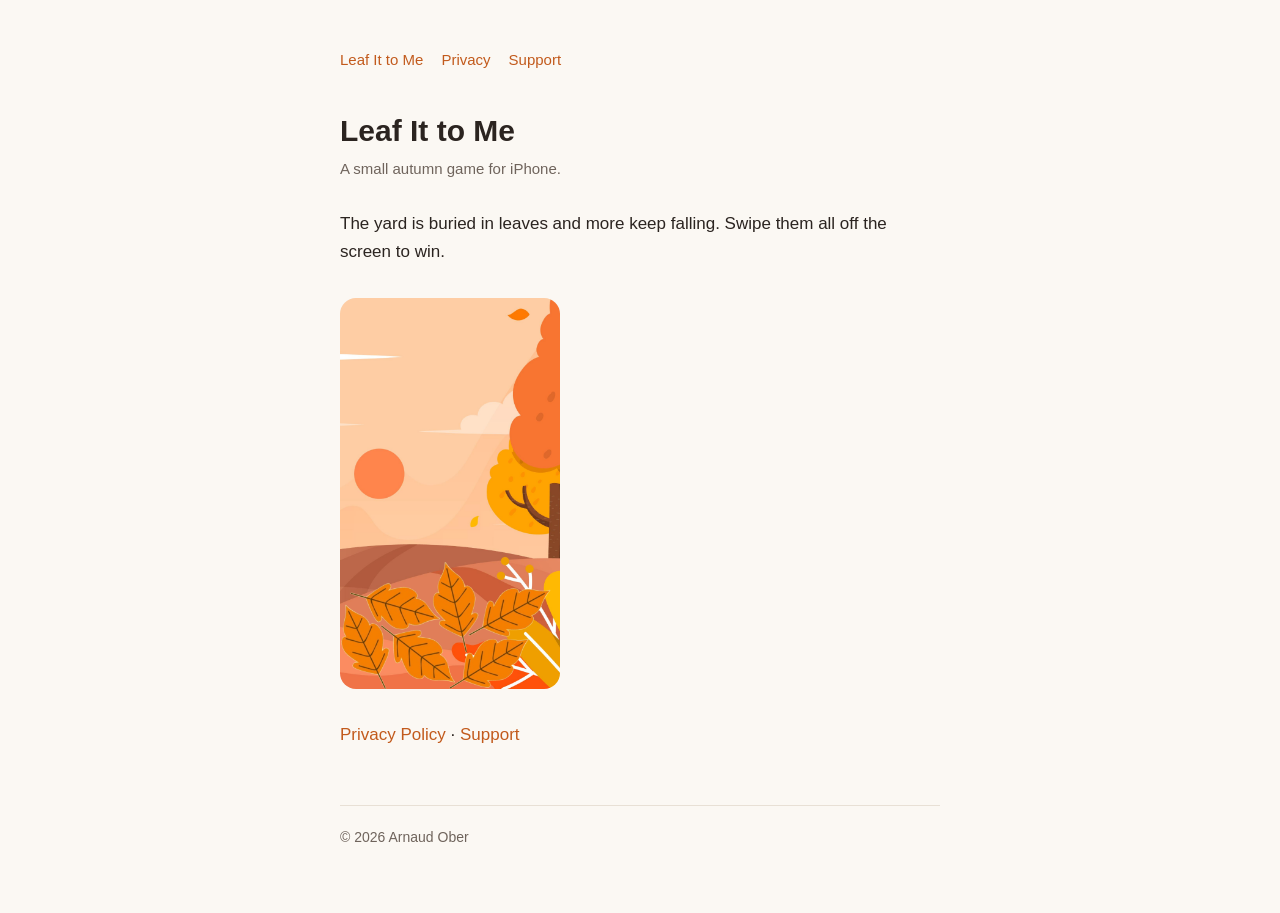
<file: docs/index.html>
<!doctype html>
<html lang="en">
<head>
<meta charset="utf-8">
<meta name="viewport" content="width=device-width, initial-scale=1">
<title>Leaf It to Me</title>
<meta name="description" content="A small autumn game for iPhone. Swipe the leaves off the yard.">
<link rel="stylesheet" href="style.css">
</head>
<body>
<main>
<nav><a href="./">Leaf It to Me</a><a href="privacy.html">Privacy</a><a href="support.html">Support</a></nav>
<h1>Leaf It to Me</h1>
<p class="meta">A small autumn game for iPhone.</p>
<p>The yard is buried in leaves and more keep falling. Swipe them all off the screen to win.</p>
<img class="hero" src="screenshot.png" alt="The autumn yard with a pile of orange leaves at the bottom of the screen">
<p><a href="privacy.html">Privacy Policy</a> · <a href="support.html">Support</a></p>
<footer>© 2026 Arnaud Ober</footer>
</main></body></html>
</file>
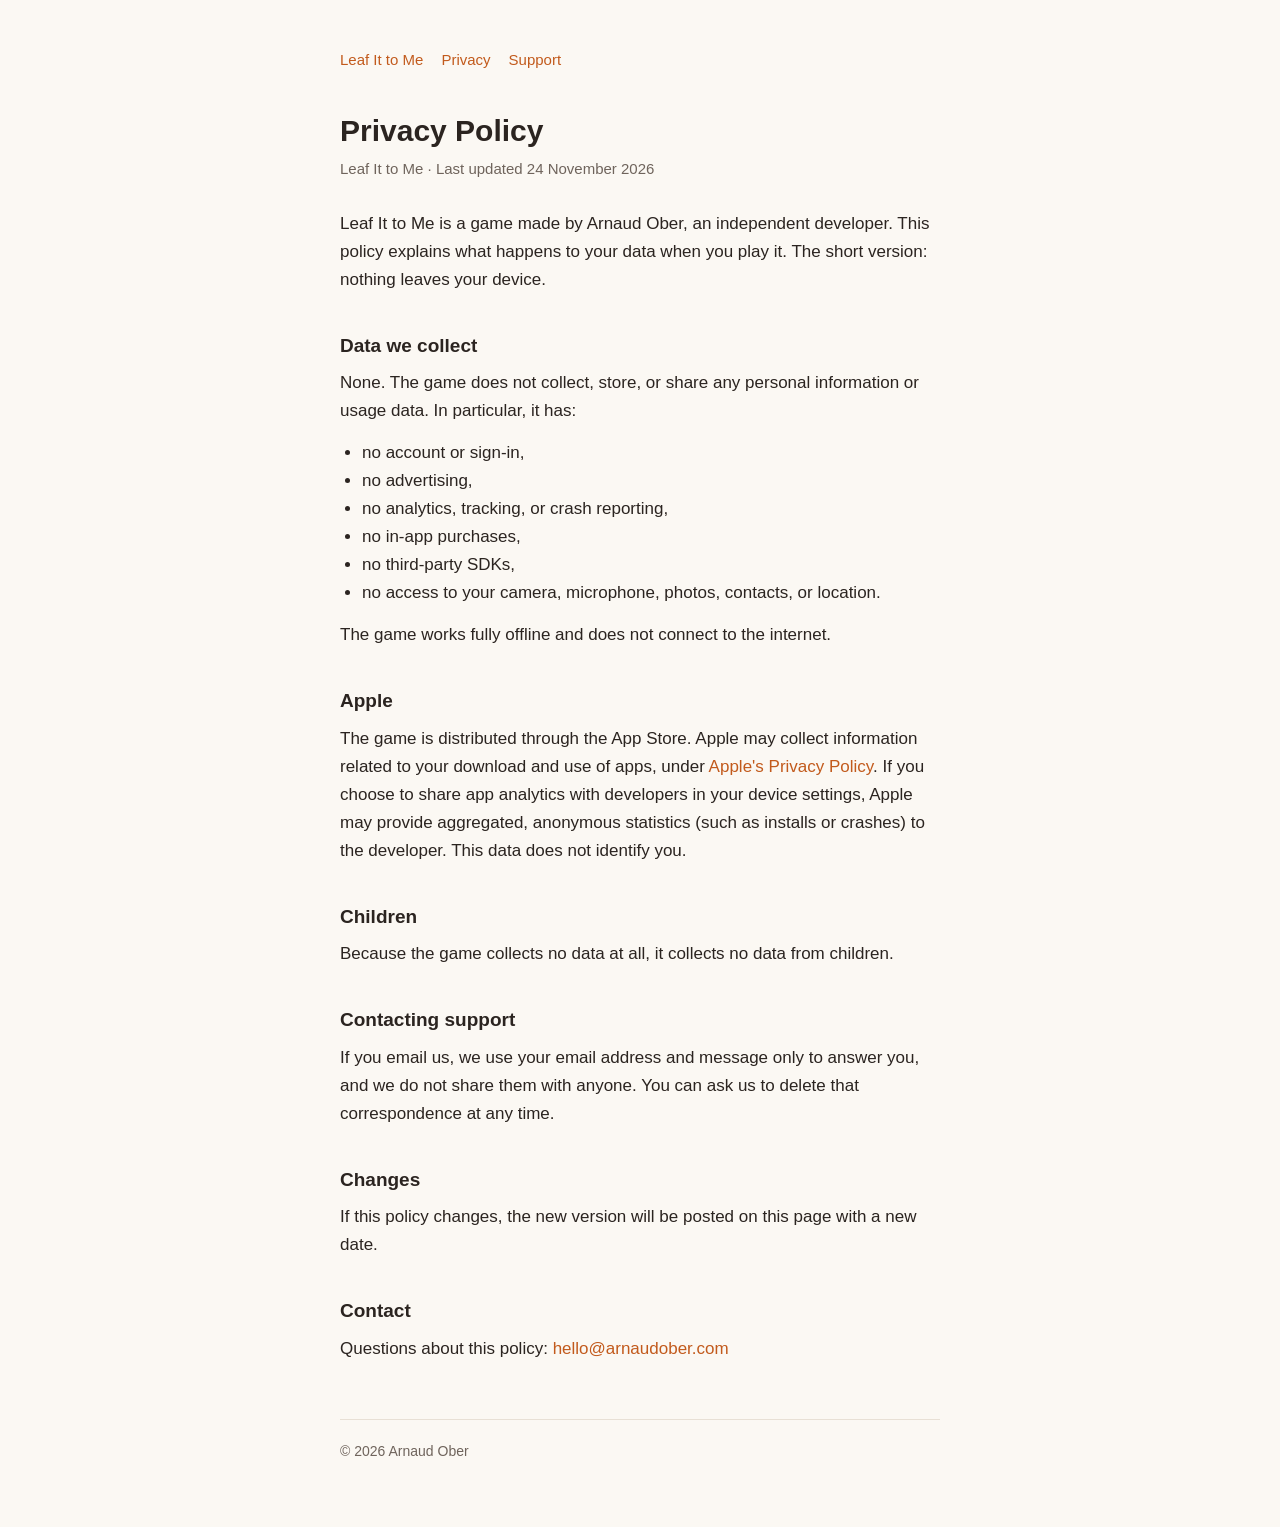
<file: docs/privacy.html>
<!doctype html>
<html lang="en">
<head>
<meta charset="utf-8">
<meta name="viewport" content="width=device-width, initial-scale=1">
<title>Privacy Policy · Leaf It to Me</title>
<meta name="description" content="Privacy Policy for the Leaf It to Me game.">
<link rel="stylesheet" href="style.css">
</head>
<body>
<main>
<nav><a href="./">Leaf It to Me</a><a href="privacy.html">Privacy</a><a href="support.html">Support</a></nav>
<h1>Privacy Policy</h1>
<p class="meta">Leaf It to Me · Last updated 24 November 2026</p>

<p>Leaf It to Me is a game made by Arnaud Ober, an independent developer. This policy explains what happens to your data when you play it. The short version: nothing leaves your device.</p>

<h2>Data we collect</h2>
<p>None. The game does not collect, store, or share any personal information or usage data. In particular, it has:</p>
<ul>
  <li>no account or sign-in,</li>
  <li>no advertising,</li>
  <li>no analytics, tracking, or crash reporting,</li>
  <li>no in-app purchases,</li>
  <li>no third-party SDKs,</li>
  <li>no access to your camera, microphone, photos, contacts, or location.</li>
</ul>
<p>The game works fully offline and does not connect to the internet.</p>

<h2>Apple</h2>
<p>The game is distributed through the App Store. Apple may collect information related to your download and use of apps, under <a href="https://www.apple.com/legal/privacy/">Apple's Privacy Policy</a>. If you choose to share app analytics with developers in your device settings, Apple may provide aggregated, anonymous statistics (such as installs or crashes) to the developer. This data does not identify you.</p>

<h2>Children</h2>
<p>Because the game collects no data at all, it collects no data from children.</p>

<h2>Contacting support</h2>
<p>If you email us, we use your email address and message only to answer you, and we do not share them with anyone. You can ask us to delete that correspondence at any time.</p>

<h2>Changes</h2>
<p>If this policy changes, the new version will be posted on this page with a new date.</p>

<h2>Contact</h2>
<p>Questions about this policy: <a href="mailto:hello@arnaudober.com">hello@arnaudober.com</a></p>
<footer>© 2026 Arnaud Ober</footer>
</main></body></html>
</file>
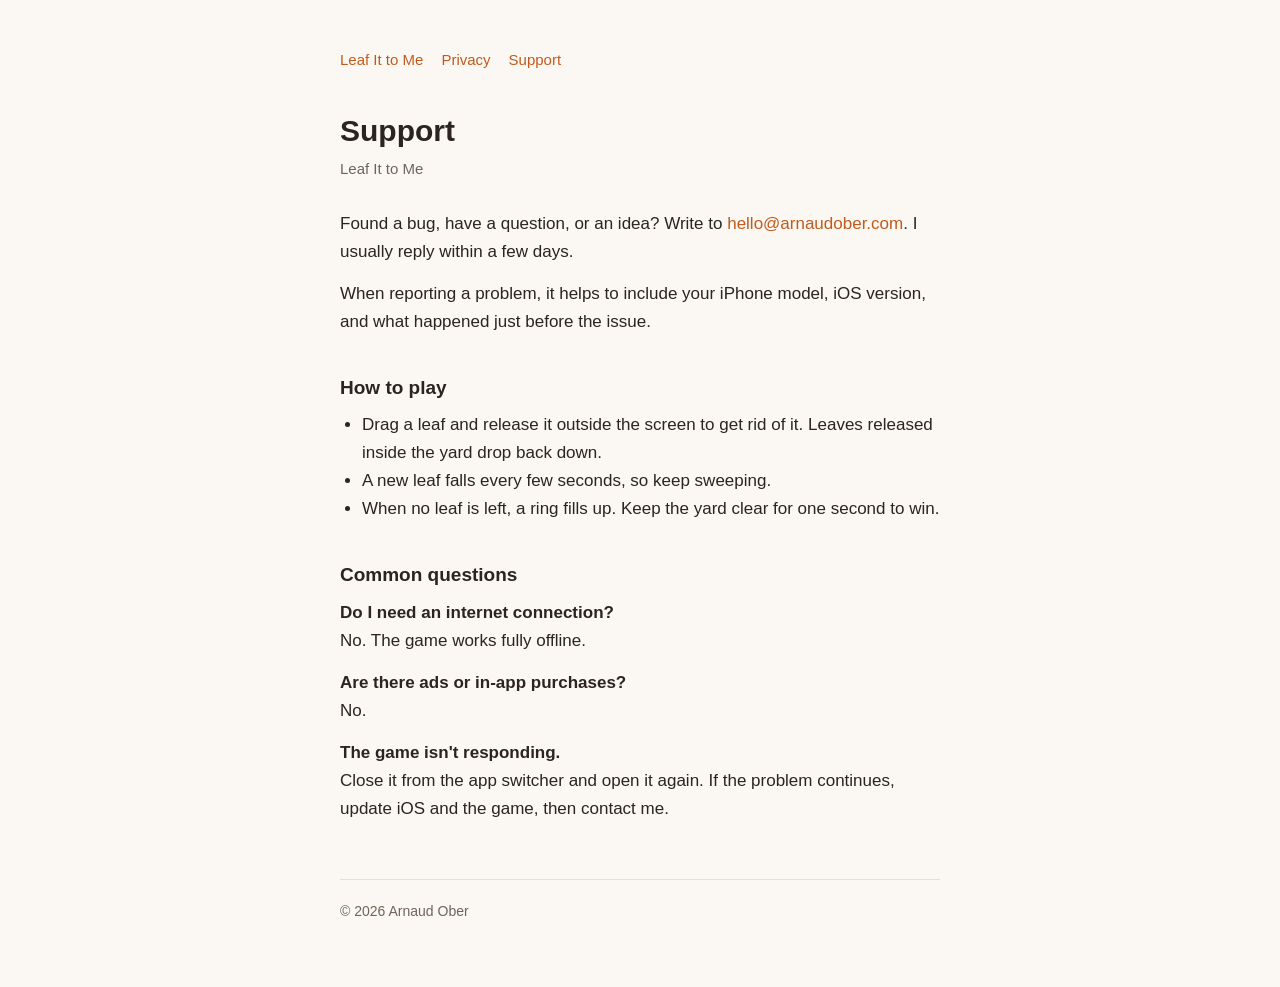
<file: docs/support.html>
<!doctype html>
<html lang="en">
<head>
<meta charset="utf-8">
<meta name="viewport" content="width=device-width, initial-scale=1">
<title>Support · Leaf It to Me</title>
<meta name="description" content="Help and contact for the Leaf It to Me game.">
<link rel="stylesheet" href="style.css">
</head>
<body>
<main>
<nav><a href="./">Leaf It to Me</a><a href="privacy.html">Privacy</a><a href="support.html">Support</a></nav>
<h1>Support</h1>
<p class="meta">Leaf It to Me</p>

<p>Found a bug, have a question, or an idea? Write to <a href="mailto:hello@arnaudober.com">hello@arnaudober.com</a>. I usually reply within a few days.</p>
<p>When reporting a problem, it helps to include your iPhone model, iOS version, and what happened just before the issue.</p>

<h2>How to play</h2>
<ul>
  <li>Drag a leaf and release it outside the screen to get rid of it. Leaves released inside the yard drop back down.</li>
  <li>A new leaf falls every few seconds, so keep sweeping.</li>
  <li>When no leaf is left, a ring fills up. Keep the yard clear for one second to win.</li>
</ul>

<h2>Common questions</h2>
<p><strong>Do I need an internet connection?</strong><br>No. The game works fully offline.</p>
<p><strong>Are there ads or in-app purchases?</strong><br>No.</p>
<p><strong>The game isn't responding.</strong><br>Close it from the app switcher and open it again. If the problem continues, update iOS and the game, then contact me.</p>
<footer>© 2026 Arnaud Ober</footer>
</main></body></html>
</file>
<file: docs/style.css>
:root {
  --bg: #fbf8f3;
  --text: #2b2420;
  --muted: #6f645c;
  --accent: #c25a1c;
  --rule: #e8e0d5;
}
@media (prefers-color-scheme: dark) {
  :root {
    --bg: #1c1916;
    --text: #ede6dd;
    --muted: #a99d92;
    --accent: #e8874a;
    --rule: #3a332d;
  }
}
* { box-sizing: border-box; }
body {
  margin: 0;
  background: var(--bg);
  color: var(--text);
  font: 17px/1.65 -apple-system, BlinkMacSystemFont, "Segoe UI", Roboto, Helvetica, Arial, sans-serif;
}
main { max-width: 640px; margin: 0 auto; padding: 48px 20px 64px; }
nav { font-size: 15px; margin-bottom: 40px; }
nav a { margin-right: 18px; }
h1 { font-size: 30px; line-height: 1.2; margin: 0 0 8px; }
h2 { font-size: 19px; margin: 36px 0 8px; }
p, ul { margin: 0 0 14px; }
ul { padding-left: 22px; }
a { color: var(--accent); text-decoration: none; }
a:hover { text-decoration: underline; }
.meta { color: var(--muted); font-size: 15px; margin-bottom: 28px; }
.hero { display: block; width: 220px; max-width: 60%; margin: 32px 0; border-radius: 16px; }
footer { margin-top: 56px; padding-top: 20px; border-top: 1px solid var(--rule); color: var(--muted); font-size: 14px; }
</file>
